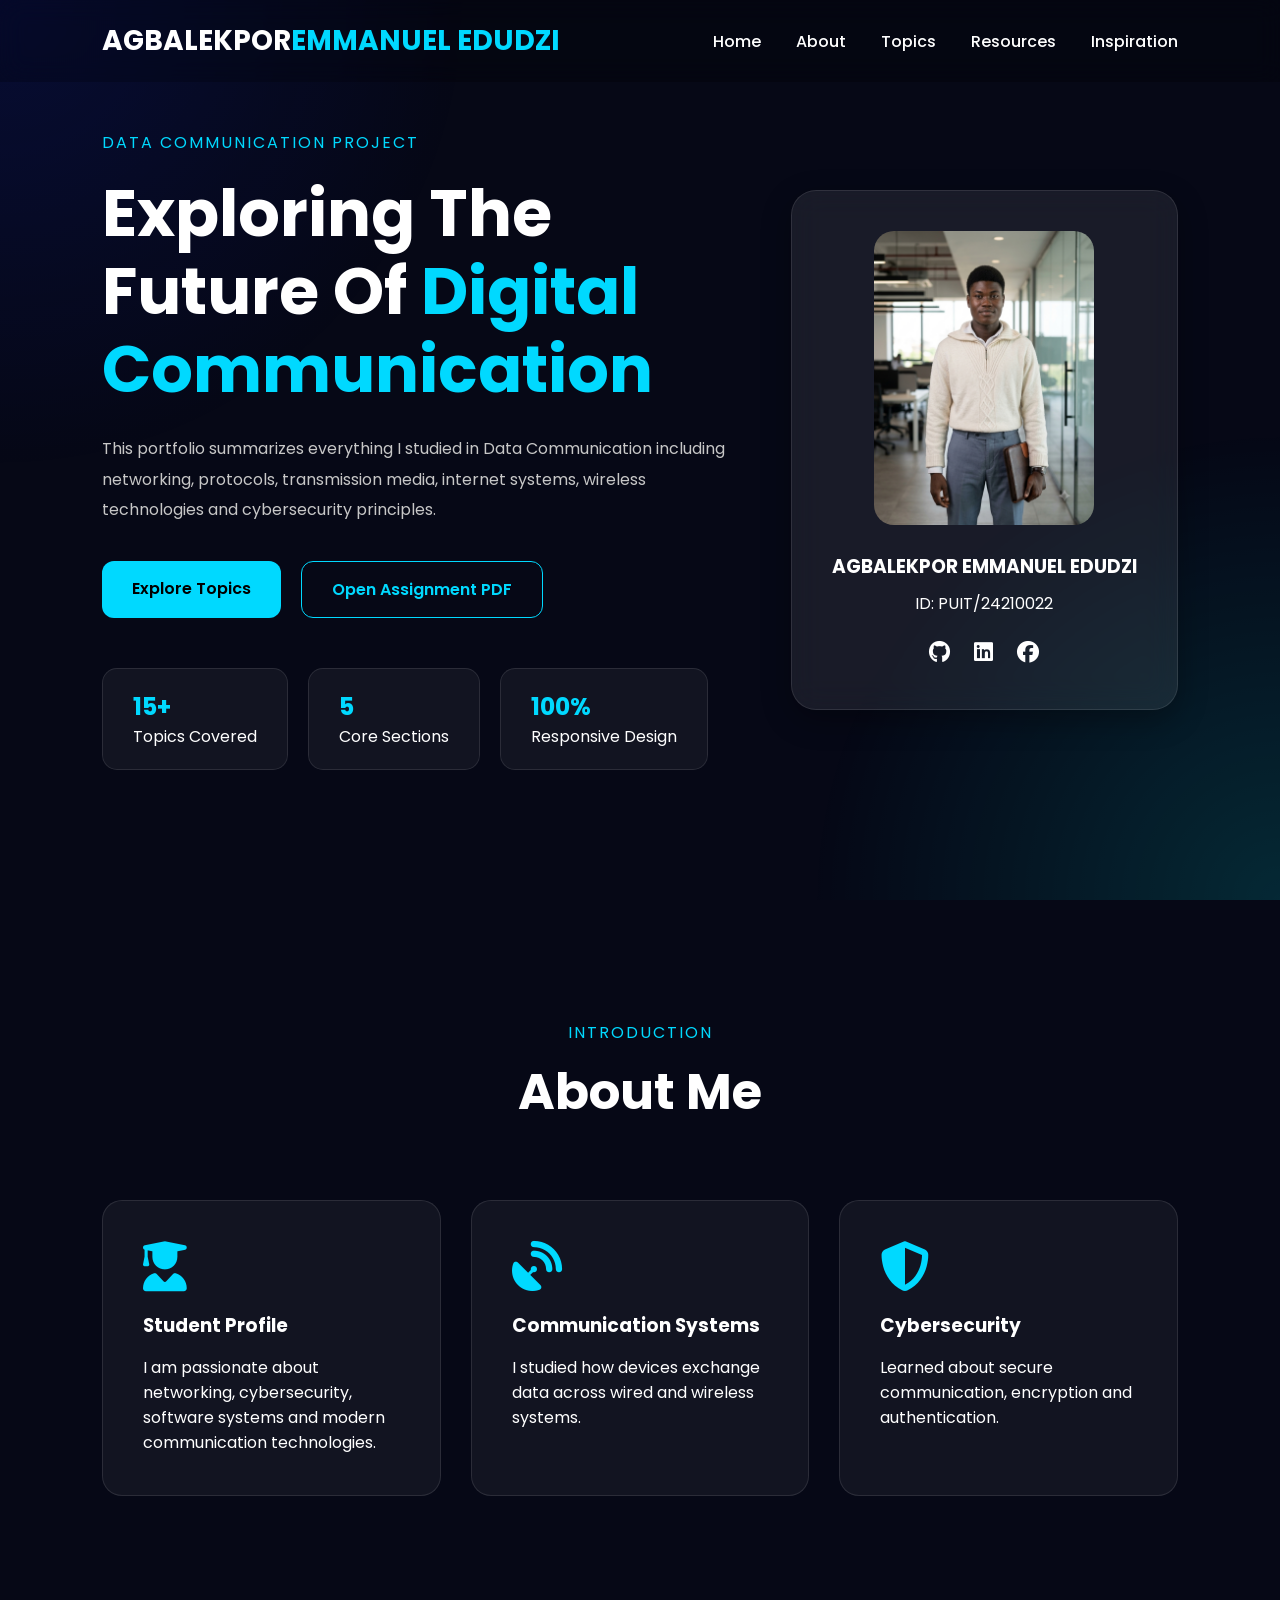
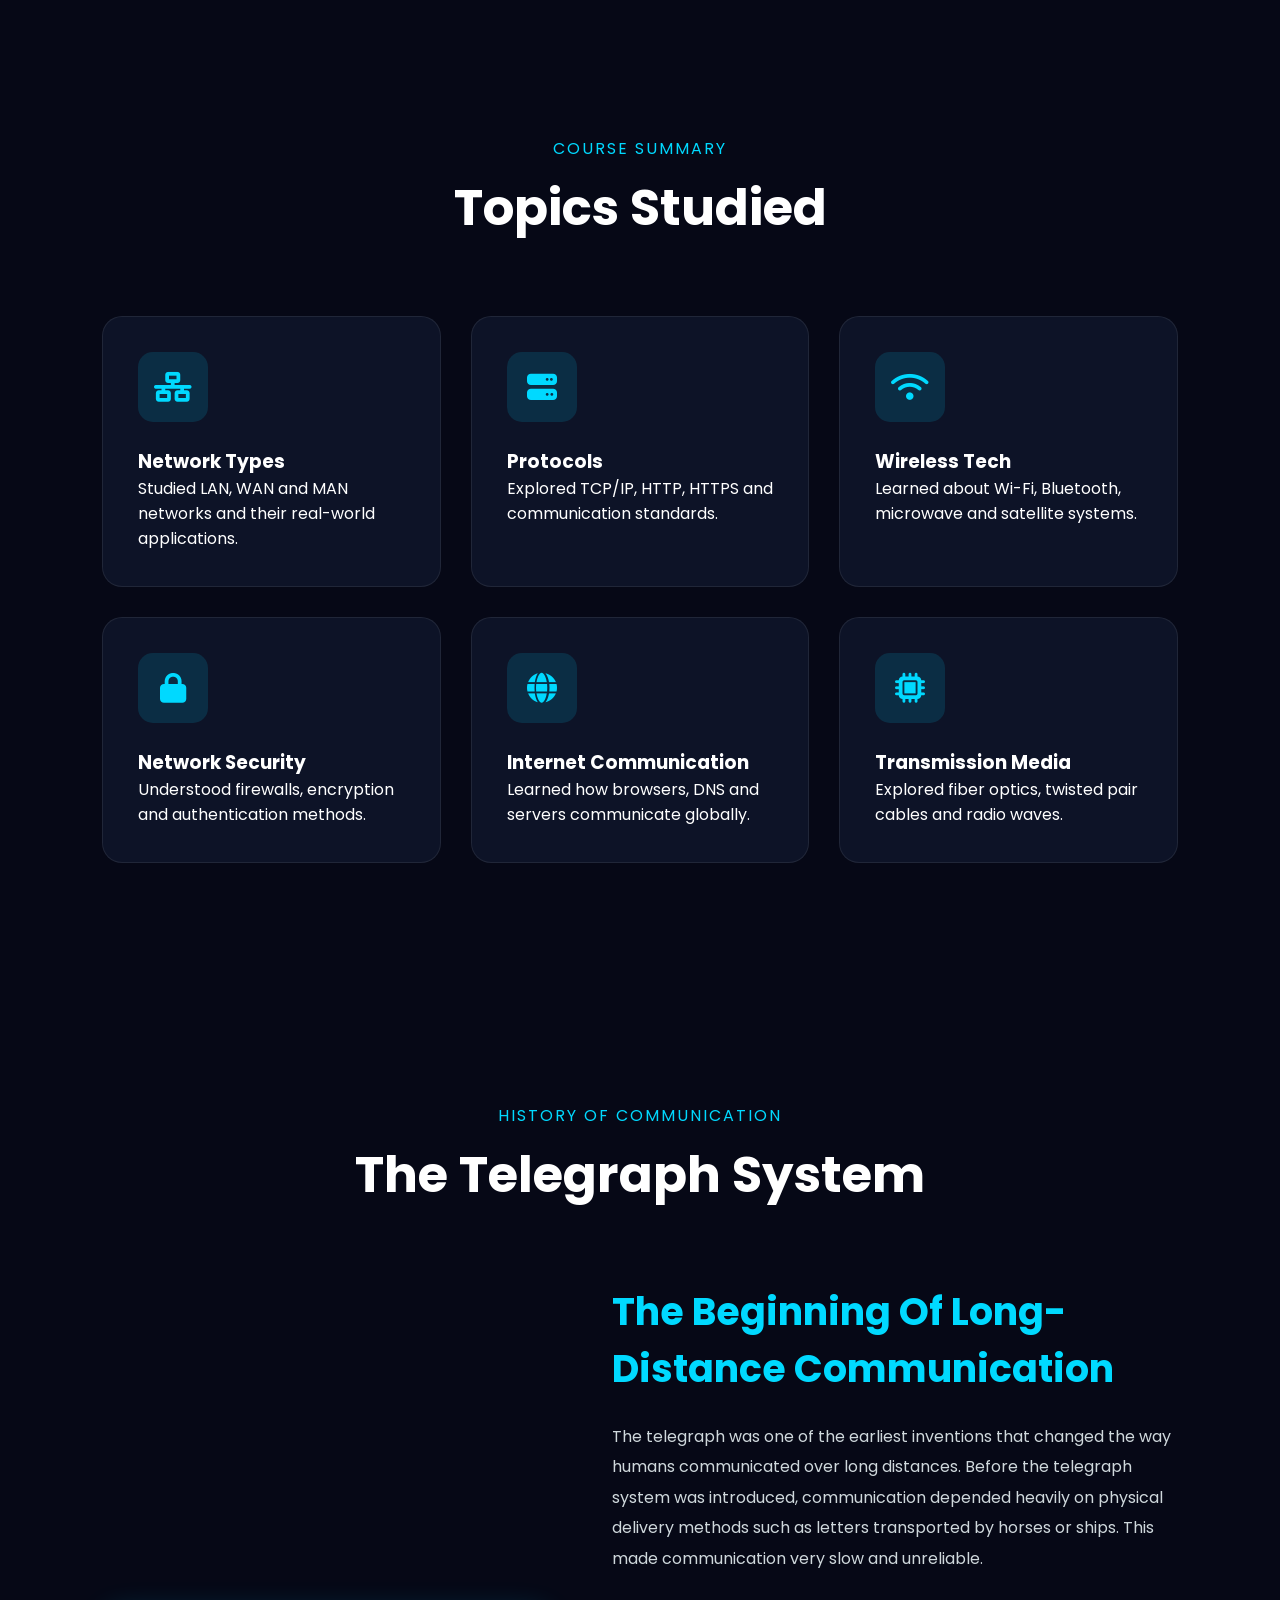
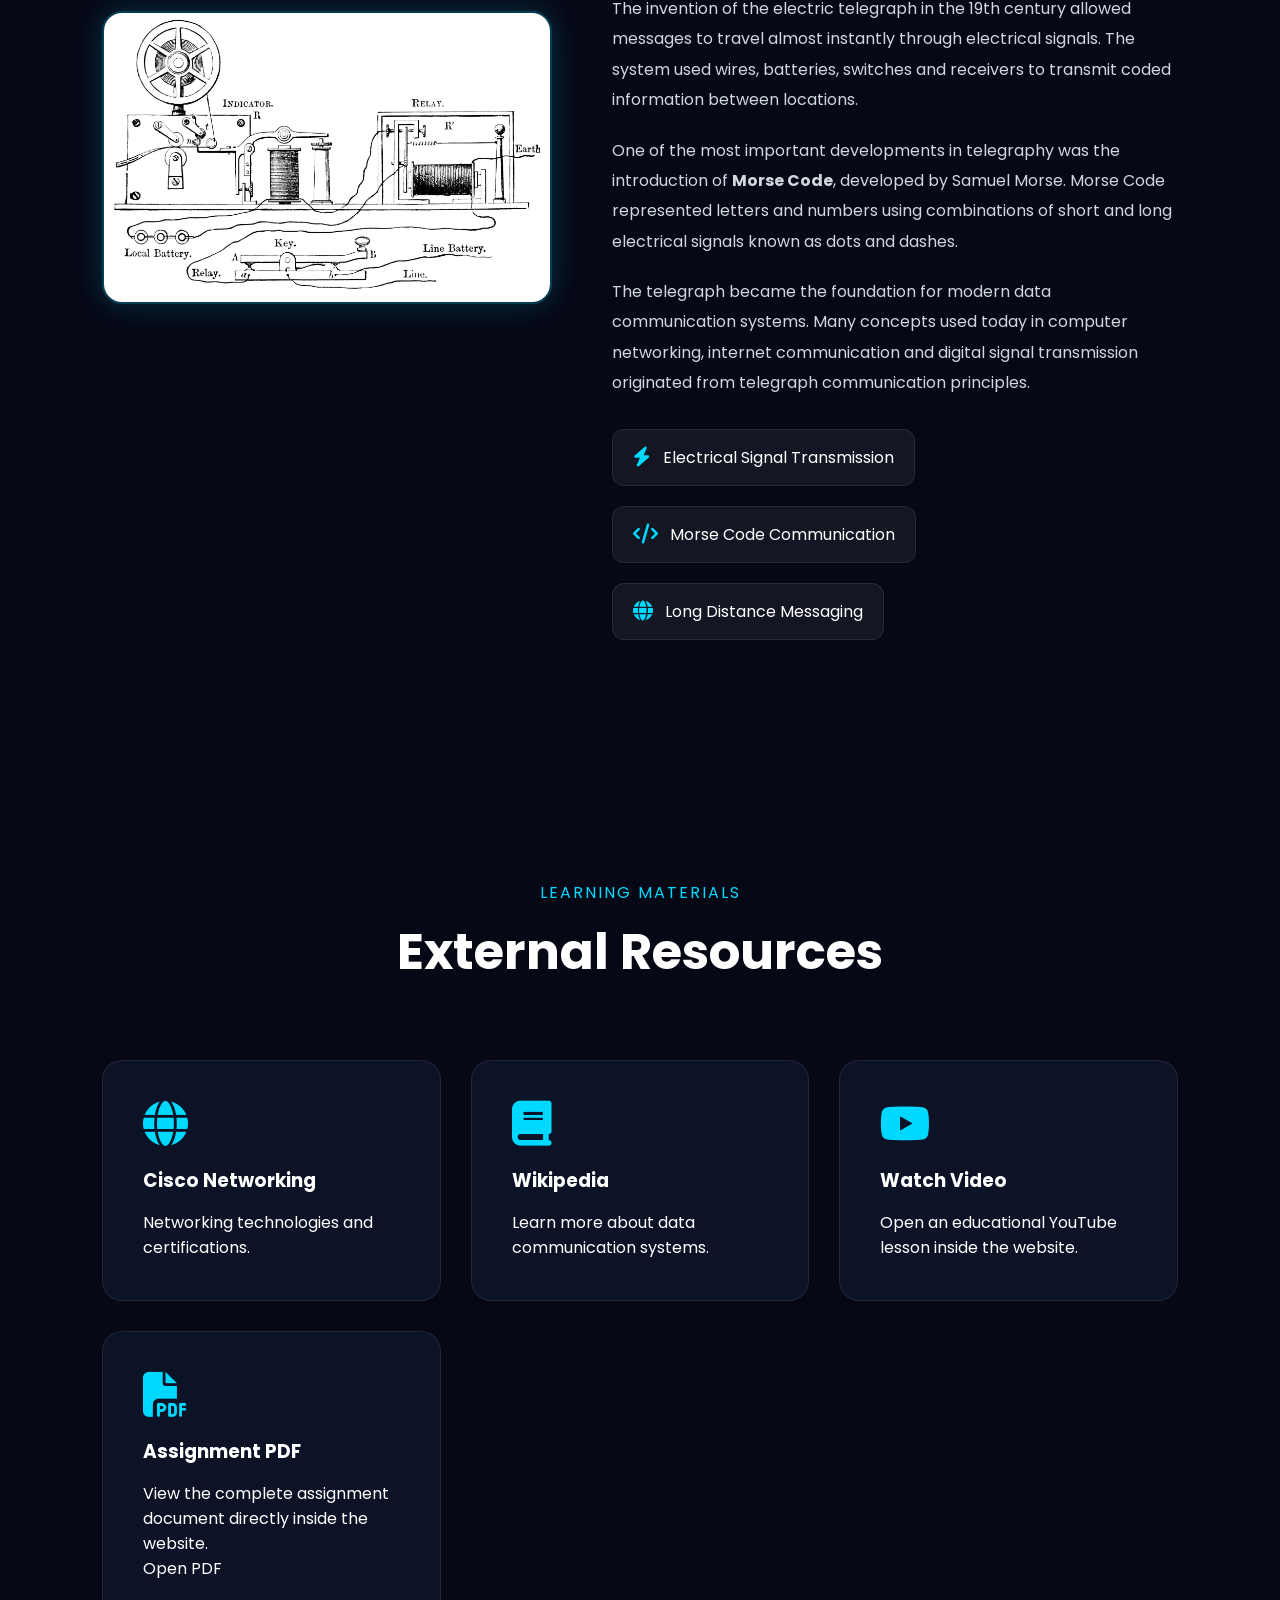
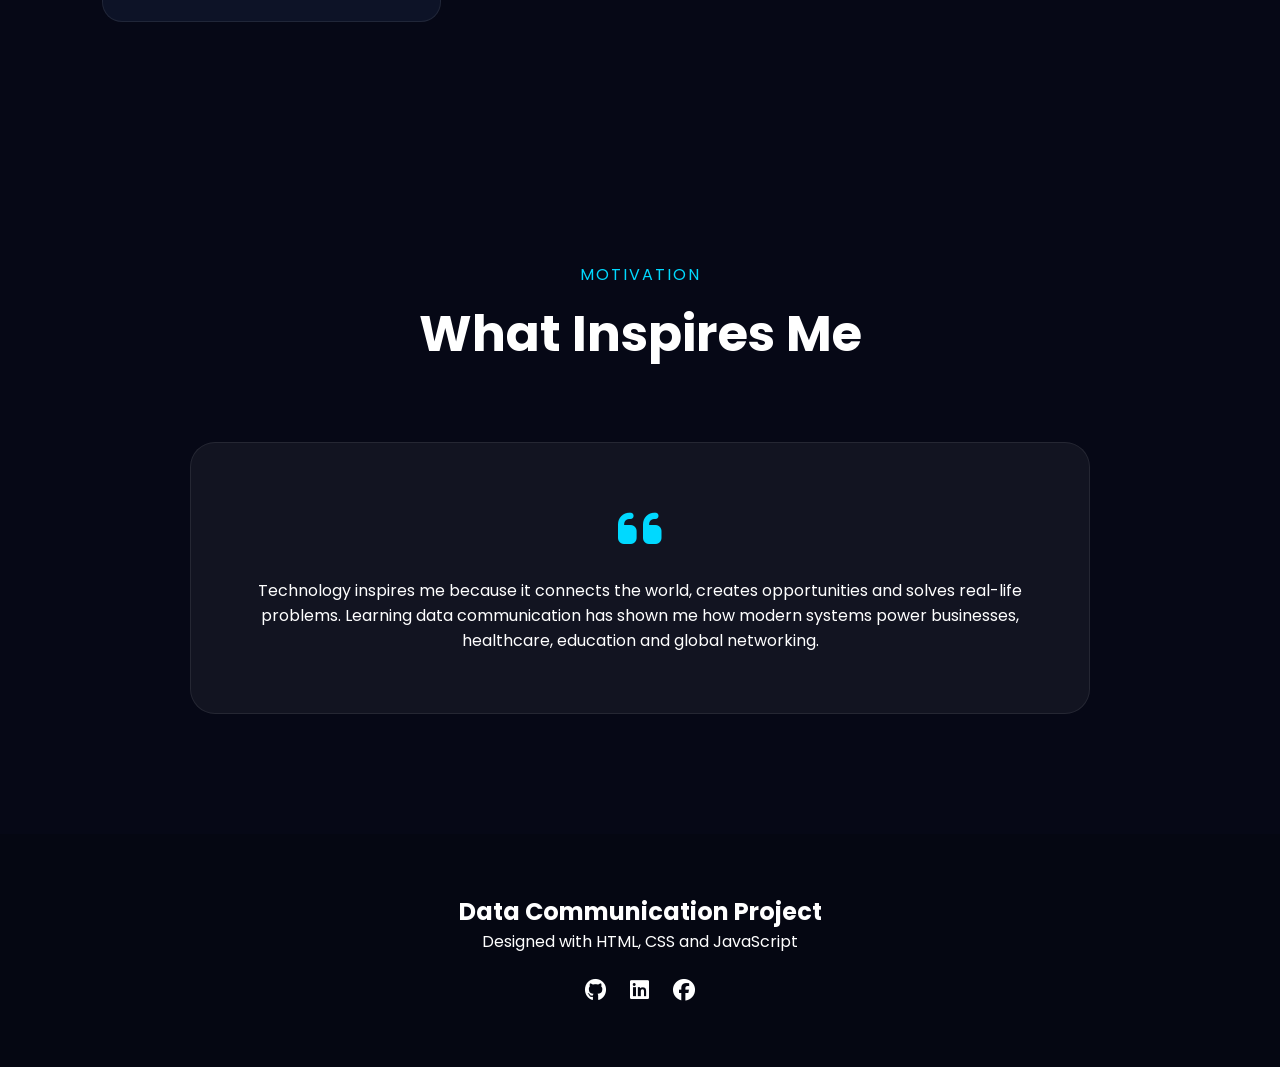
<file: index.html>
<!-- =========================
        FUTURISTIC index.html
========================= -->

<!DOCTYPE html>
<html lang="en">

<head>

<meta charset="UTF-8">
<meta name="viewport" content="width=device-width, initial-scale=1.0">

<title>Edudzi Nanayaw</title>

<link rel="stylesheet" href="style.css">

<link rel="stylesheet"
href="https://cdnjs.cloudflare.com/ajax/libs/font-awesome/6.5.1/css/all.min.css"/>

<link rel="preconnect" href="https://fonts.googleapis.com">
<link rel="preconnect" href="https://fonts.gstatic.com" crossorigin>

<link href="https://fonts.googleapis.com/css2?family=Poppins:wght@300;400;500;600;700&display=swap"
rel="stylesheet">

</head>

<body>

<!-- =========================
        BACKGROUND EFFECT
========================= -->

<div class="bg-animation"></div>

<!-- =========================
        NAVBAR
========================= -->

<header>

<nav class="navbar">

<div class="logo">
    <span>AGBALEKPOR<span class="blue">EMMANUEL EDUDZI</span></span>
</div>

<ul class="nav-links">

<li><a href="#home">Home</a></li>
<li><a href="#about">About</a></li>
<li><a href="#topics">Topics</a></li>
<li><a href="#resources">Resources</a></li>
<li><a href="#inspiration">Inspiration</a></li>

</ul>

<div class="menu-btn">
    <i class="fas fa-bars"></i>
</div>

</nav>

</header>

<!-- =========================
        HERO SECTION
========================= -->

<section class="hero" id="home">

<div class="hero-left">

<p class="tag">DATA COMMUNICATION PROJECT</p>

<h1>
Exploring The Future Of
<span>Digital Communication</span>
</h1>

<p class="hero-text">

This portfolio summarizes everything I studied in Data Communication
including networking, protocols, transmission media, internet systems,
wireless technologies and cybersecurity principles.

</p>

<div class="hero-buttons">

<a href="#topics" class="primary-btn">
Explore Topics
</a>

<a href="assignment.html" target="_blank" class="secondary-btn">
Open Assignment PDF
</a>

</div>

<div class="stats">

<div class="stat-box">
    <h2>15+</h2>
    <p>Topics Covered</p>
</div>

<div class="stat-box">
    <h2>5</h2>
    <p>Core Sections</p>
</div>

<div class="stat-box">
    <h2>100%</h2>
    <p>Responsive Design</p>
</div>

</div>

</div>

<div class="hero-right">

<div class="glass-card">

<img src="edudzi_gemini.png" alt="Student">

<h3>AGBALEKPOR EMMANUEL EDUDZI</h3>

<p>ID: PUIT/24210022</p>

<div class="socials">

<a href="#"><i class="fab fa-github"></i></a>
<a href="#"><i class="fab fa-linkedin"></i></a>
<a href="#"><i class="fab fa-facebook"></i></a>

</div>

</div>

</div>

</section>

<!-- =========================
        ABOUT SECTION
========================= -->

<section class="about" id="about">

<div class="section-header">

<p>INTRODUCTION</p>
<h2>About Me</h2>

</div>

<div class="about-grid">

<div class="about-card">

<i class="fas fa-user-graduate"></i>

<h3>Student Profile</h3>

<p>
I am passionate about networking, cybersecurity,
software systems and modern communication technologies.
</p>

</div>

<div class="about-card">

<i class="fas fa-satellite-dish"></i>

<h3>Communication Systems</h3>

<p>
I studied how devices exchange data across wired and wireless systems.
</p>

</div>

<div class="about-card">

<i class="fas fa-shield-halved"></i>

<h3>Cybersecurity</h3>

<p>
Learned about secure communication, encryption and authentication.
</p>

</div>

</div>

</section>

<!-- =========================
        TOPICS SECTION
========================= -->

<section class="topics" id="topics">

<div class="section-header">

<p>COURSE SUMMARY</p>
<h2>Topics Studied</h2>

</div>

<div class="topic-container">

<div class="topic-card">

<div class="icon">
<i class="fas fa-network-wired"></i>
</div>

<h3>Network Types</h3>

<p>
Studied LAN, WAN and MAN networks and their real-world applications.
</p>

</div>

<div class="topic-card">

<div class="icon">
<i class="fas fa-server"></i>
</div>

<h3>Protocols</h3>

<p>
Explored TCP/IP, HTTP, HTTPS and communication standards.
</p>

</div>

<div class="topic-card">

<div class="icon">
<i class="fas fa-wifi"></i>
</div>

<h3>Wireless Tech</h3>

<p>
Learned about Wi-Fi, Bluetooth, microwave and satellite systems.
</p>

</div>

<div class="topic-card">

<div class="icon">
<i class="fas fa-lock"></i>
</div>

<h3>Network Security</h3>

<p>
Understood firewalls, encryption and authentication methods.
</p>

</div>

<div class="topic-card">

<div class="icon">
<i class="fas fa-globe"></i>
</div>

<h3>Internet Communication</h3>

<p>
Learned how browsers, DNS and servers communicate globally.
</p>

</div>

<div class="topic-card">

<div class="icon">
<i class="fas fa-microchip"></i>
</div>

<h3>Transmission Media</h3>

<p>
Explored fiber optics, twisted pair cables and radio waves.
</p>

</div>

</div>

</section>

<!-- =========================
        TELEGRAPH SECTION
========================= -->

<section class="telegraph" id="telegraph">

<div class="section-header">

<p>HISTORY OF COMMUNICATION</p>
<h2>The Telegraph System</h2>

</div>

<div class="telegraph-box">

<div class="telegraph-image">

<img src="TELEGRAPH.jpg"
alt="Telegraph Diagram">

</div>

<div class="telegraph-text">

<h3>The Beginning Of Long-Distance Communication</h3>

<p>
The telegraph was one of the earliest inventions that changed
the way humans communicated over long distances.
Before the telegraph system was introduced,
communication depended heavily on physical delivery methods
such as letters transported by horses or ships.
This made communication very slow and unreliable.
</p>

<p>
The invention of the electric telegraph in the 19th century
allowed messages to travel almost instantly through electrical signals.
The system used wires, batteries, switches and receivers
to transmit coded information between locations.
</p>

<p>
One of the most important developments in telegraphy
was the introduction of <strong>Morse Code</strong>,
developed by Samuel Morse.
Morse Code represented letters and numbers using combinations
of short and long electrical signals known as dots and dashes.
</p>

<p>
The telegraph became the foundation for modern data communication systems.
Many concepts used today in computer networking,
internet communication and digital signal transmission
originated from telegraph communication principles.
</p>

<div class="telegraph-features">

<div class="feature">
    <i class="fas fa-bolt"></i>
    <span>Electrical Signal Transmission</span>
</div>

<div class="feature">
    <i class="fas fa-code"></i>
    <span>Morse Code Communication</span>
</div>

<div class="feature">
    <i class="fas fa-globe"></i>
    <span>Long Distance Messaging</span>
</div>

</div>

</div>

</div>

</section>
<!-- =========================
        RESOURCES
========================= -->

<section class="resources" id="resources">

<div class="section-header">

<p>LEARNING MATERIALS</p>
<h2>External Resources</h2>

</div>

<div class="resource-grid">

<a href="https://www.cisco.com/" target="_blank" class="resource-card">

<i class="fas fa-globe"></i>

<h3>Cisco Networking</h3>

<p>Networking technologies and certifications.</p>

</a>

<a href="https://en.wikipedia.org/wiki/Data_communication"
target="_blank"
class="resource-card">

<i class="fas fa-book"></i>

<h3>Wikipedia</h3>

<p>Learn more about data communication systems.</p>

</a>

<a href="video.html" class="resource-card">

<i class="fab fa-youtube"></i>

<h3>Watch Video</h3>

<p>Open an educational YouTube lesson inside the website.</p>

</a>



<a href="assignment.html" class="resource-card">

<div class="resource-icon">
    <i class="fas fa-file-pdf"></i>
</div>

<h3>Assignment PDF</h3>

<p>
View the complete assignment document directly inside the website.
</p>

<span class="resource-btn">
Open PDF
</span>

</a>

</div>

</section>

<!-- =========================
        INSPIRATION
========================= -->

<section class="inspiration" id="inspiration">

<div class="section-header">

<p>MOTIVATION</p>
<h2>What Inspires Me</h2>

</div>

<div class="inspiration-card">

<div class="quote-icon">
<i class="fas fa-quote-left"></i>
</div>

<p>
Technology inspires me because it connects the world,
creates opportunities and solves real-life problems.
Learning data communication has shown me how modern systems
power businesses, healthcare, education and global networking.
</p>

</div>

</section>

<!-- =========================
        FOOTER
========================= -->

<footer>

<div class="footer-content">

<h2>Data Communication Project</h2>

<p>
Designed with HTML, CSS and JavaScript
</p>

<div class="footer-socials">

<a href="#"><i class="fab fa-github"></i></a>
<a href="#"><i class="fab fa-linkedin"></i></a>
<a href="#"><i class="fab fa-facebook"></i></a>

</div>

</div>

</footer>

<script src="script.js"></script>

</body>
</html>
</file>
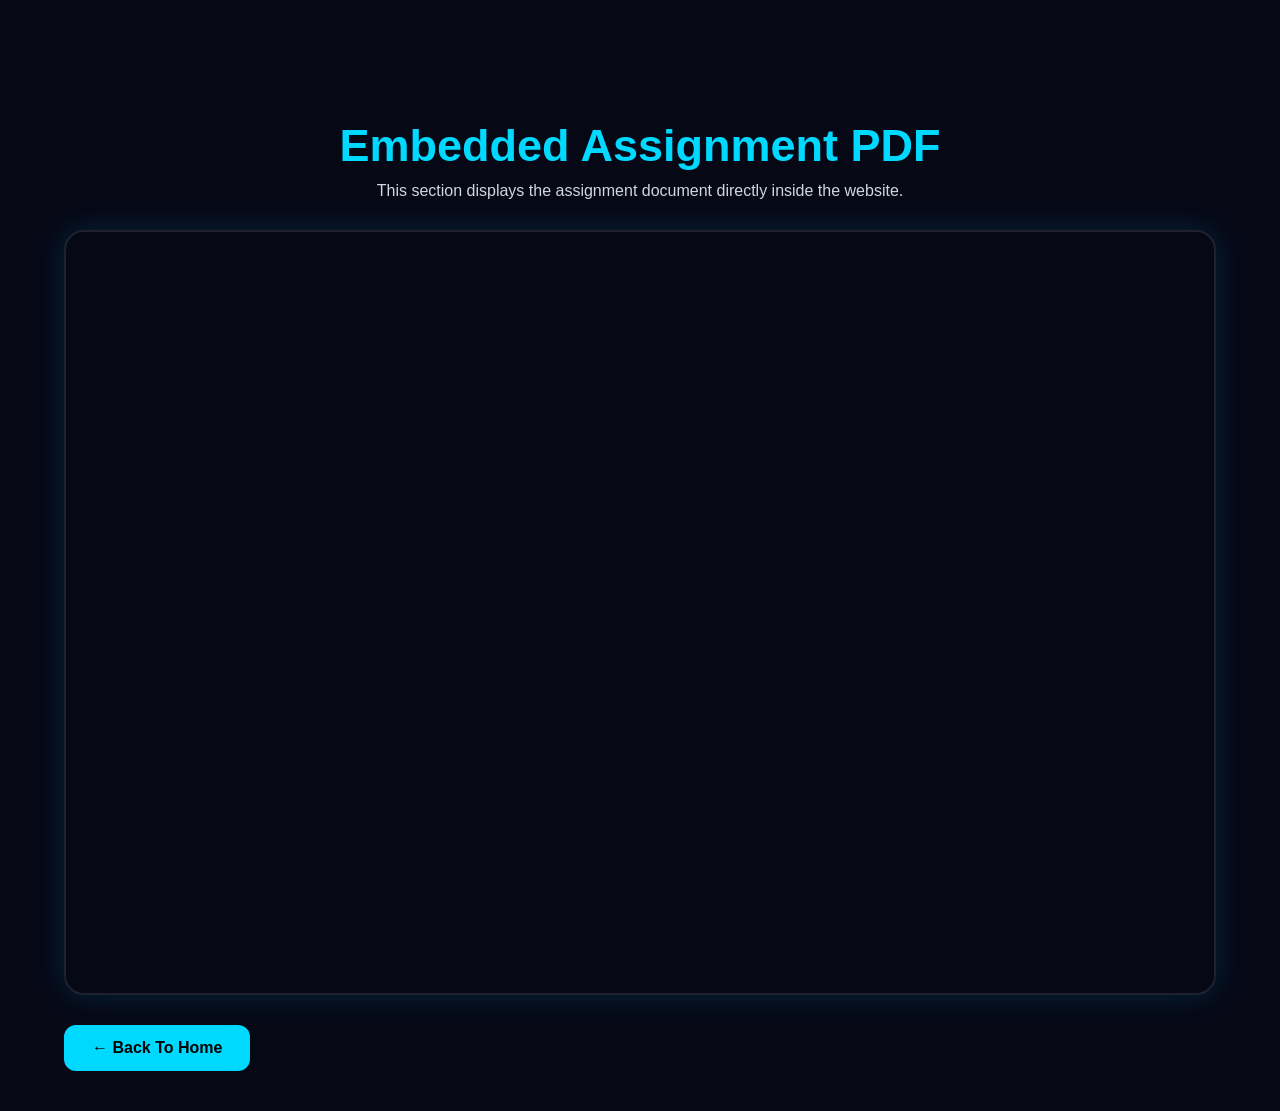
<file: assignment.html>
<!-- =========================
        assignment.html
========================= -->

<!DOCTYPE html>
<html lang="en">

<head>

<meta charset="UTF-8">
<meta name="viewport" content="width=device-width, initial-scale=1.0">

<title>Assignment PDF</title>

<link rel="stylesheet" href="style.css">

<style>

body{
    background:#060816;
    color:white;
    font-family:'Poppins',sans-serif;
}

.pdf-container{
    width:100%;
    min-height:100vh;
    padding:120px 5% 40px;
}

.pdf-header{
    text-align:center;
    margin-bottom:30px;
}

.pdf-header h1{
    font-size:45px;
    margin-bottom:10px;
    color:#00d9ff;
}

.pdf-header p{
    color:#cfd8dc;
}

.pdf-viewer{
    width:100%;
    height:85vh;
    border-radius:20px;
    overflow:hidden;
    border:2px solid rgba(255,255,255,0.1);
    box-shadow:0 0 30px rgba(0,217,255,0.15);
}

.pdf-viewer iframe{
    width:100%;
    height:100%;
    border:none;
}

.back-btn{
    display:inline-block;
    margin-top:30px;
    padding:14px 28px;
    background:#00d9ff;
    color:black;
    text-decoration:none;
    border-radius:12px;
    font-weight:600;
    transition:0.3s;
}

.back-btn:hover{
    transform:translateY(-5px);
}

</style>

</head>

<body>

<div class="pdf-container">

<div class="pdf-header">

<h1>Embedded Assignment PDF</h1>

<p>
This section displays the assignment document directly inside the website.
</p>

</div>

<div class="pdf-viewer">

<iframe src="assignment.pdf"></iframe>

</div>

<a href="index.html" class="back-btn">
← Back To Home
</a>

</div>

</body>
</html>
</file>
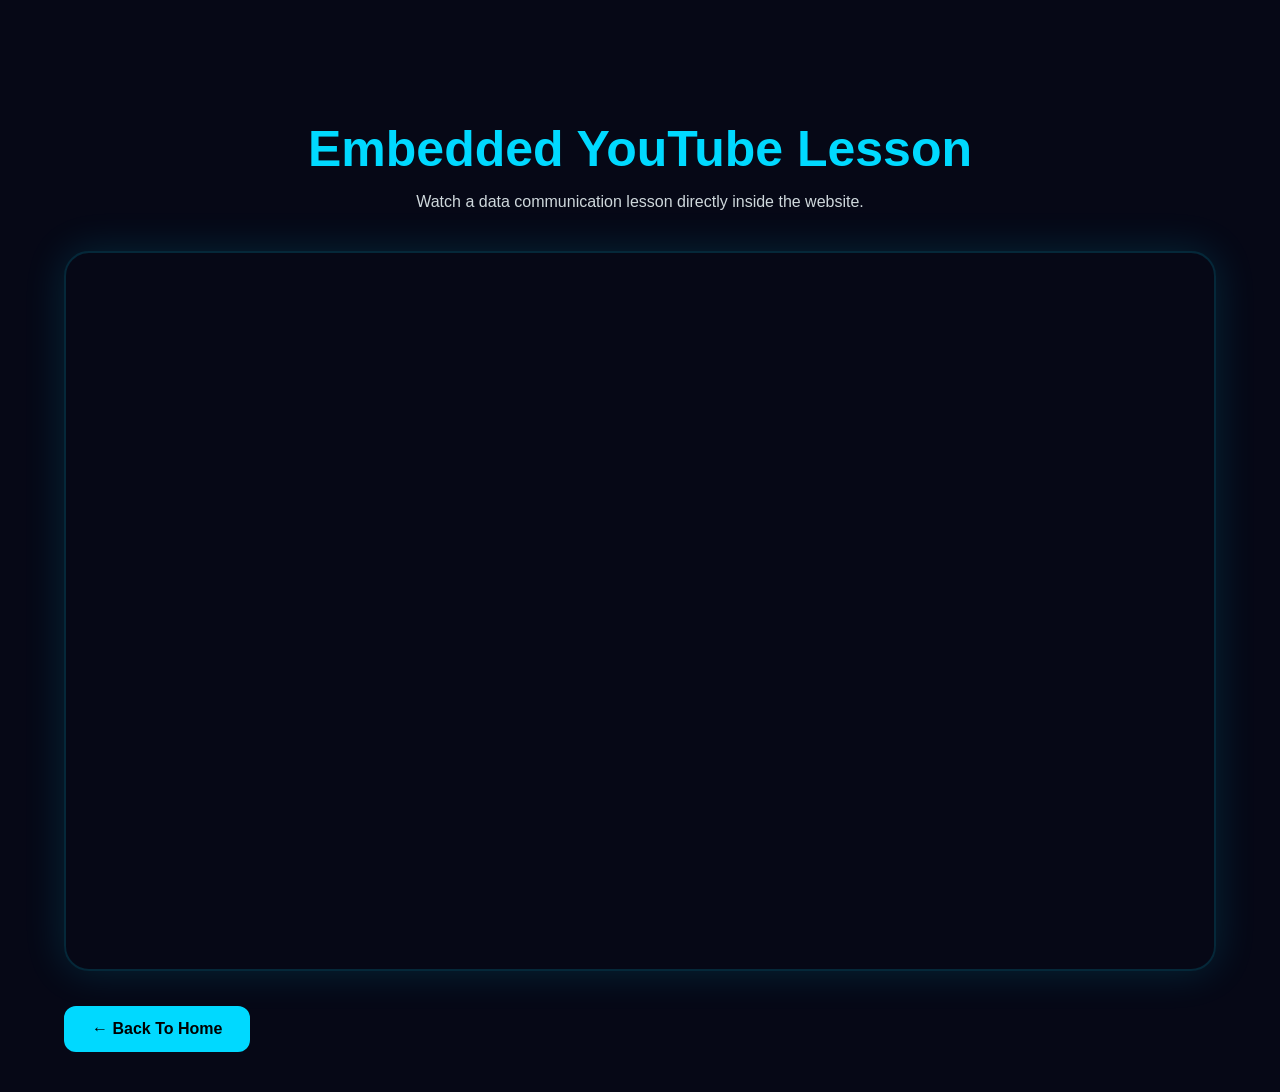
<file: video.html>
<!DOCTYPE html>
<html lang="en">

<head>

<meta charset="UTF-8">
<meta name="viewport" content="width=device-width, initial-scale=1.0">

<title>Data Communication Video</title>

<link rel="stylesheet" href="style.css">

<style>

body{
    background:#060816;
    color:white;
    font-family:'Poppins',sans-serif;
}

.video-page{
    width:100%;
    min-height:100vh;
    padding:120px 5% 40px;
}

.video-header{
    text-align:center;
    margin-bottom:40px;
}

.video-header h1{
    font-size:50px;
    color:#00d9ff;
    margin-bottom:15px;
}

.video-header p{
    color:#cfd8dc;
}

.video-container{
    width:100%;
    height:80vh;

    border-radius:25px;
    overflow:hidden;

    border:2px solid rgba(0,217,255,0.15);

    box-shadow:0 0 40px rgba(0,217,255,0.15);
}

.video-container iframe{
    width:100%;
    height:100%;
    border:none;
}

.back-btn{
    display:inline-block;
    margin-top:35px;

    padding:14px 28px;

    background:#00d9ff;
    color:black;

    text-decoration:none;
    border-radius:12px;

    font-weight:600;
    transition:0.3s;
}

.back-btn:hover{
    transform:translateY(-5px);
}

</style>

</head>

<body>

<div class="video-page">

<div class="video-header">

<h1>Embedded YouTube Lesson</h1>

<p>
Watch a data communication lesson directly inside the website.
</p>

</div>

<div class="video-container">

<iframe
src="https://www.youtube.com/embed/3QhU9jd03a0"
title="YouTube video player"
allowfullscreen>
</iframe>

</div>

<a href="index.html" class="back-btn">
← Back To Home
</a>

</div>

</body>
</html>
</file>
<file: style.css>
/* =========================
        style.css
========================= */

*{
    margin:0;
    padding:0;
    box-sizing:border-box;
    scroll-behavior:smooth;
}

body{
    font-family:'Poppins',sans-serif;
    background:#060816;
    color:white;
    overflow-x:hidden;
}

/* =========================
        BACKGROUND EFFECT
========================= */

.bg-animation{
    position:fixed;
    width:100%;
    height:100%;
    background:
    radial-gradient(circle at top left,#0f2bff22,transparent 30%),
    radial-gradient(circle at bottom right,#00ffff22,transparent 30%);
    z-index:-1;
}

/* =========================
        NAVBAR
========================= */

header{
    position:fixed;
    width:100%;
    top:0;
    z-index:1000;
    backdrop-filter:blur(12px);
    background:rgba(0,0,0,0.2);
}

.navbar{
    display:flex;
    justify-content:space-between;
    align-items:center;
    padding:20px 8%;
}

.logo{
    font-size:28px;
    font-weight:700;
    color:white;
}

.blue{
    color:#00d9ff;
}

.nav-links{
    display:flex;
    list-style:none;
    gap:35px;
}

.nav-links a{
    text-decoration:none;
    color:white;
    transition:0.3s;
    font-weight:500;
}

.nav-links a:hover{
    color:#00d9ff;
}

.menu-btn{
    display:none;
    font-size:28px;
}

/* =========================
        HERO
========================= */

.hero{
    min-height:100vh;
    display:flex;
    justify-content:space-between;
    align-items:center;
    padding:120px 8%;
    gap:60px;
    flex-wrap:wrap;
}

.hero-left{
    flex:1;
}

.tag{
    color:#00d9ff;
    margin-bottom:20px;
    letter-spacing:2px;
}

.hero-left h1{
    font-size:65px;
    line-height:1.2;
    margin-bottom:25px;
}

.hero-left h1 span{
    color:#00d9ff;
}

.hero-text{
    color:#c7c7c7;
    line-height:1.9;
    max-width:650px;
}

.hero-buttons{
    margin-top:35px;
    display:flex;
    gap:20px;
    flex-wrap:wrap;
}

.primary-btn,
.secondary-btn{
    padding:15px 30px;
    border-radius:12px;
    text-decoration:none;
    font-weight:600;
    transition:0.3s;
}

.primary-btn{
    background:#00d9ff;
    color:black;
}

.secondary-btn{
    border:1px solid #00d9ff;
    color:#00d9ff;
}

.primary-btn:hover{
    transform:translateY(-5px);
}

.secondary-btn:hover{
    background:#00d9ff;
    color:black;
}

.stats{
    margin-top:50px;
    display:flex;
    gap:20px;
    flex-wrap:wrap;
}

.stat-box{
    background:rgba(255,255,255,0.05);
    padding:20px 30px;
    border-radius:15px;
    border:1px solid rgba(255,255,255,0.1);
}

.stat-box h2{
    color:#00d9ff;
}

/* =========================
        GLASS CARD
========================= */

.glass-card{
    background:rgba(255,255,255,0.08);
    border:1px solid rgba(255,255,255,0.1);
    backdrop-filter:blur(15px);
    padding:40px;
    border-radius:25px;
    text-align:center;
    box-shadow:0 10px 30px rgba(0,0,0,0.3);
}

.glass-card img{
    width:220px;
    border-radius:20px;
    margin-bottom:20px;
}

.glass-card h3{
    margin-bottom:10px;
}

.socials{
    margin-top:20px;
}

.socials a{
    color:white;
    margin:0 10px;
    font-size:22px;
    transition:0.3s;
}

.socials a:hover{
    color:#00d9ff;
}

/* =========================
        GENERAL SECTION
========================= */

section{
    padding:120px 8%;
}

.section-header{
    text-align:center;
    margin-bottom:70px;
}

.section-header p{
    color:#00d9ff;
    letter-spacing:2px;
    margin-bottom:10px;
}

.section-header h2{
    font-size:50px;
}

/* =========================
        ABOUT
========================= */

.about-grid{
    display:grid;
    grid-template-columns:repeat(auto-fit,minmax(280px,1fr));
    gap:30px;
}

.about-card{
    background:rgba(255,255,255,0.05);
    padding:40px;
    border-radius:20px;
    transition:0.3s;
    border:1px solid rgba(255,255,255,0.1);
}

.about-card:hover{
    transform:translateY(-10px);
}

.about-card i{
    font-size:50px;
    color:#00d9ff;
    margin-bottom:20px;
}

.about-card h3{
    margin-bottom:15px;
}

/* =========================
        TOPICS
========================= */

.topic-container{
    display:grid;
    grid-template-columns:repeat(auto-fit,minmax(300px,1fr));
    gap:30px;
}

.topic-card{
    background:#0d1327;
    padding:35px;
    border-radius:20px;
    border:1px solid rgba(255,255,255,0.08);
    transition:0.3s;
}

.topic-card:hover{
    transform:translateY(-10px);
    border-color:#00d9ff;
}

.icon{
    width:70px;
    height:70px;
    display:flex;
    align-items:center;
    justify-content:center;
    border-radius:15px;
    background:#00d9ff22;
    margin-bottom:25px;
}

.icon i{
    color:#00d9ff;
    font-size:30px;
}

/* =========================
        TELEGRAPH
========================= */

.telegraph-box{
    display:flex;
    align-items:center;
    gap:50px;
    flex-wrap:wrap;
}

.telegraph-box img{
    width:450px;
    border-radius:20px;
}

.telegraph-text{
    flex:1;
}

.telegraph-text h3{
    font-size:35px;
    margin-bottom:20px;
}

/* =========================
        RESOURCES
========================= */

.resource-grid{
    display:grid;
    grid-template-columns:repeat(auto-fit,minmax(250px,1fr));
    gap:30px;
}

.resource-card{
    text-decoration:none;
    color:white;
    background:#0d1327;
    padding:40px;
    border-radius:20px;
    transition:0.3s;
    border:1px solid rgba(255,255,255,0.08);
}

.resource-card:hover{
    transform:translateY(-10px);
    border-color:#00d9ff;
}

.resource-card i{
    font-size:45px;
    color:#00d9ff;
    margin-bottom:20px;
}

.resource-card h3{
    margin-bottom:15px;
}

/* =========================
        INSPIRATION
========================= */

.inspiration-card{
    max-width:900px;
    margin:auto;
    text-align:center;
    background:rgba(255,255,255,0.05);
    padding:60px;
    border-radius:25px;
    border:1px solid rgba(255,255,255,0.08);
}

.quote-icon i{
    font-size:50px;
    color:#00d9ff;
    margin-bottom:25px;
}

/* =========================
        FOOTER
========================= */

footer{
    padding:60px 8%;
    text-align:center;
    background:#050712;
}

.footer-socials{
    margin-top:20px;
}

.footer-socials a{
    color:white;
    margin:0 10px;
    font-size:22px;
}

/* =========================
        RESPONSIVE
========================= */

@media(max-width:900px){

    .hero-left h1{
        font-size:45px;
    }

    .nav-links{
        display:none;
    }

    .menu-btn{
        display:block;
    }

    .telegraph-box{
        flex-direction:column;
    }
}

/* =========================
        TELEGRAPH SECTION
========================= */

.telegraph-box{
    display:flex;
    align-items:center;
    gap:60px;
    flex-wrap:wrap;
}

.telegraph-image img{
    width:450px;
    max-width:100%;
    border-radius:20px;
    border:2px solid #00d9ff44;
    box-shadow:0 0 30px #00d9ff33;
}

.telegraph-text{
    flex:1;
}

.telegraph-text h3{
    font-size:38px;
    margin-bottom:25px;
    color:#00d9ff;
}

.telegraph-text p{
    margin-bottom:20px;
    line-height:1.9;
    color:#cfd8dc;
}

.telegraph-features{
    margin-top:30px;
    display:flex;
    flex-wrap:wrap;
    gap:20px;
}

.feature{
    background:rgba(255,255,255,0.06);
    padding:15px 20px;
    border-radius:12px;
    border:1px solid rgba(255,255,255,0.08);
    display:flex;
    align-items:center;
    gap:12px;
}

.feature i{
    color:#00d9ff;
    font-size:20px;
}

.image-source{
    margin-top:15px;
    font-size:14px;
    color:#9aa4b2;
}

.image-source a{
    color:#00d9ff;
    text-decoration:none;
}

.image-source a:hover{
    text-decoration:underline;
}
</file>
